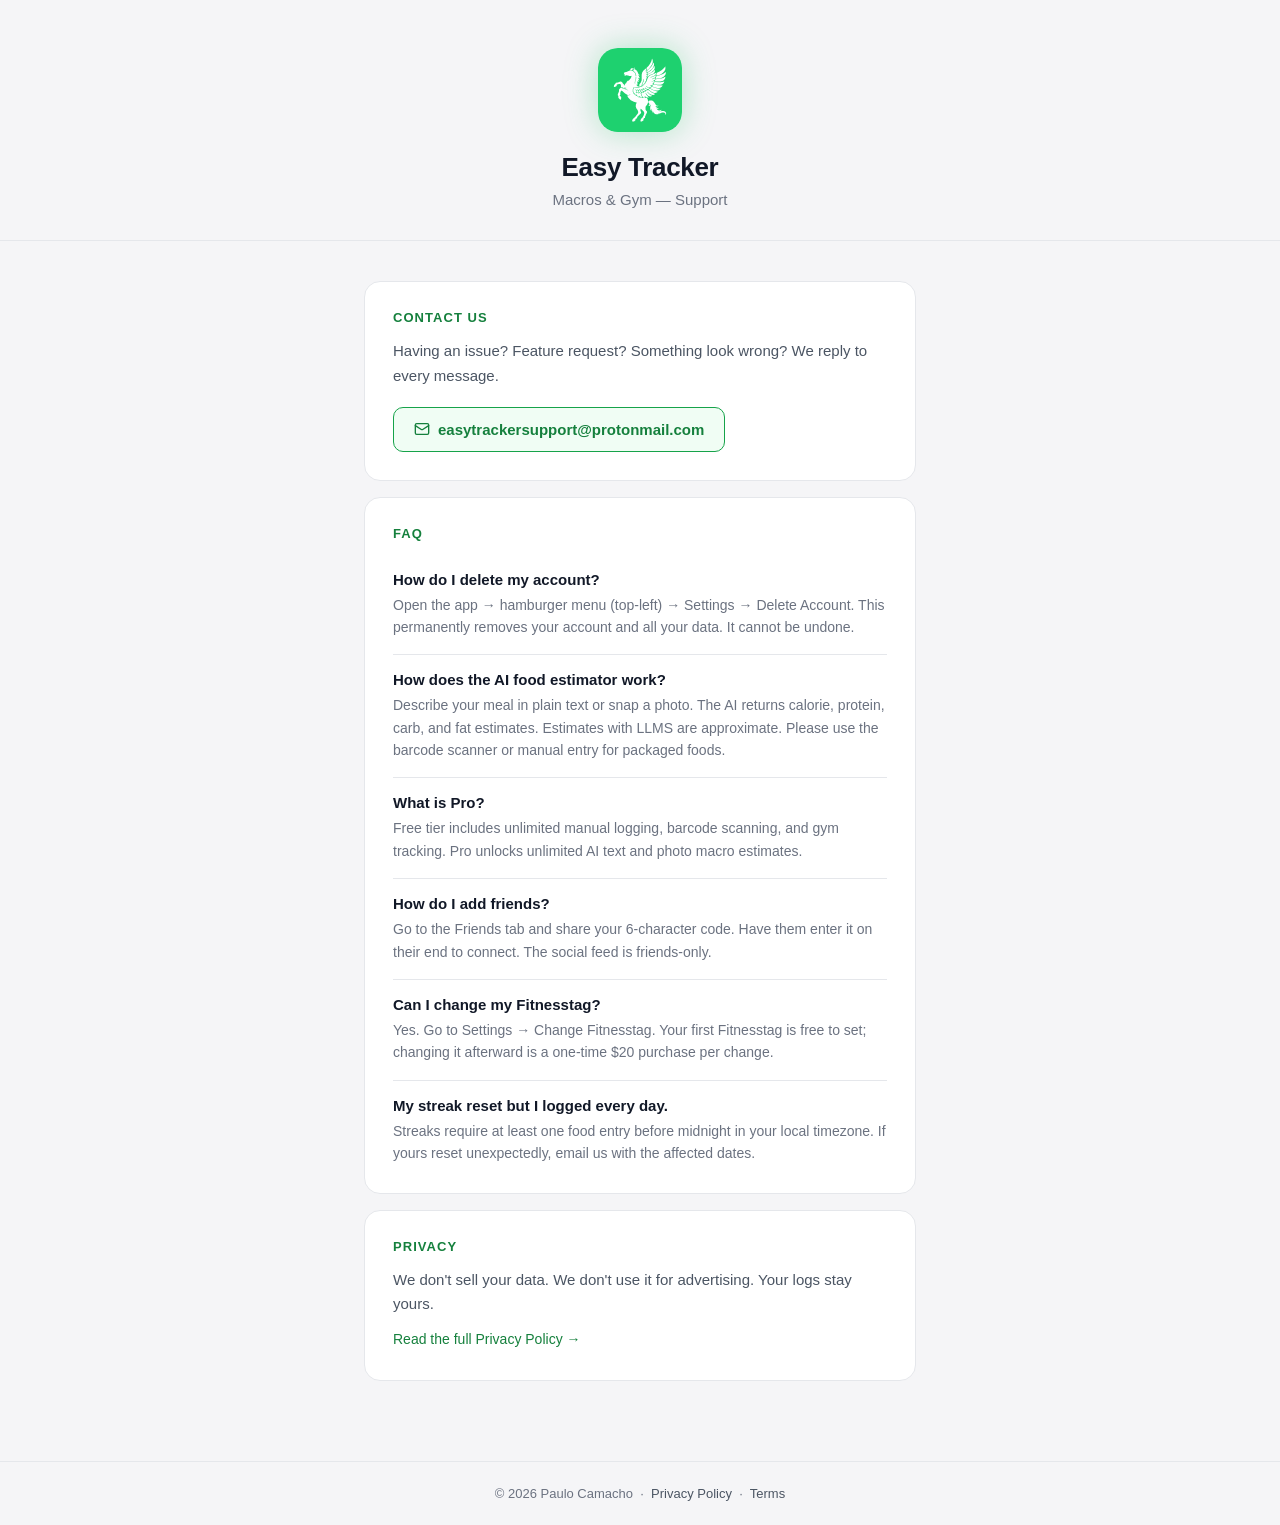
<file: docs/index.html>
<!DOCTYPE html>
<html lang="en">
<head>
  <meta charset="UTF-8" />
  <meta name="viewport" content="width=device-width, initial-scale=1.0" />
  <title>Easy Tracker — Support</title>
  <link rel="icon" type="image/svg+xml" href="favicon.svg" />
  <link rel="icon" type="image/png" href="favicon.png" />
  <link rel="apple-touch-icon" href="apple-touch-icon.png" />
  <link rel="stylesheet" href="style.css" />
</head>
<body>

<header>
  <img class="app-icon" src="icon.svg" alt="Easy Tracker app icon" />
  <h1>Easy Tracker</h1>
  <p>Macros &amp; Gym — Support</p>
</header>

<main class="narrow">

  <div class="card">
    <h2>Contact Us</h2>
    <p>Having an issue? Feature request? Something look wrong? We reply to every message.</p>
    <a class="email-link" href="mailto:easytrackersupport@protonmail.com">
      <svg width="16" height="16" viewBox="0 0 24 24" fill="none" stroke="currentColor" stroke-width="2" stroke-linecap="round" stroke-linejoin="round">
        <rect x="2" y="4" width="20" height="16" rx="2"/>
        <path d="m22 7-8.97 5.7a1.94 1.94 0 0 1-2.06 0L2 7"/>
      </svg>
      easytrackersupport<wbr>@protonmail.com
    </a>
  </div>

  <div class="card">
    <h2>FAQ</h2>

    <div class="faq-item">
      <div class="faq-q">How do I delete my account?</div>
      <div class="faq-a">Open the app → hamburger menu (top-left) → Settings → Delete Account. This permanently removes your account and all your data. It cannot be undone.</div>
    </div>

    <div class="faq-item">
      <div class="faq-q">How does the AI food estimator work?</div>
      <div class="faq-a">Describe your meal in plain text or snap a photo. The AI returns calorie, protein, carb, and fat estimates. Estimates with LLMS are approximate. Please use the barcode scanner or manual entry for packaged foods.</div>
    </div>

    <div class="faq-item">
      <div class="faq-q">What is Pro?</div>
      <div class="faq-a">Free tier includes unlimited manual logging, barcode scanning, and gym tracking. Pro unlocks unlimited AI text and photo macro estimates.</div>
    </div>

    <div class="faq-item">
      <div class="faq-q">How do I add friends?</div>
      <div class="faq-a">Go to the Friends tab and share your 6-character code. Have them enter it on their end to connect. The social feed is friends-only.</div>
    </div>

    <div class="faq-item">
      <div class="faq-q">Can I change my Fitnesstag?</div>
      <div class="faq-a">Yes. Go to Settings &rarr; Change Fitnesstag. Your first Fitnesstag is free to set; changing it afterward is a one-time $20 purchase per change.</div>
    </div>

    <div class="faq-item">
      <div class="faq-q">My streak reset but I logged every day.</div>
      <div class="faq-a">Streaks require at least one food entry before midnight in your local timezone. If yours reset unexpectedly, email us with the affected dates.</div>
    </div>
  </div>

  <div class="card">
    <h2>Privacy</h2>
    <p>We don't sell your data. We don't use it for advertising. Your logs stay yours.</p>
    <p style="margin-top: 10px;">
      <a href="privacy.html" style="color: #15803d; text-decoration: none; font-size: 14px;">Read the full Privacy Policy →</a>
    </p>
  </div>

</main>

<footer>
  &copy; 2026 Paulo Camacho &nbsp;·&nbsp; <a href="privacy.html">Privacy Policy</a> &nbsp;·&nbsp; <a href="terms.html">Terms</a>
</footer>

</body>
</html>
</file>
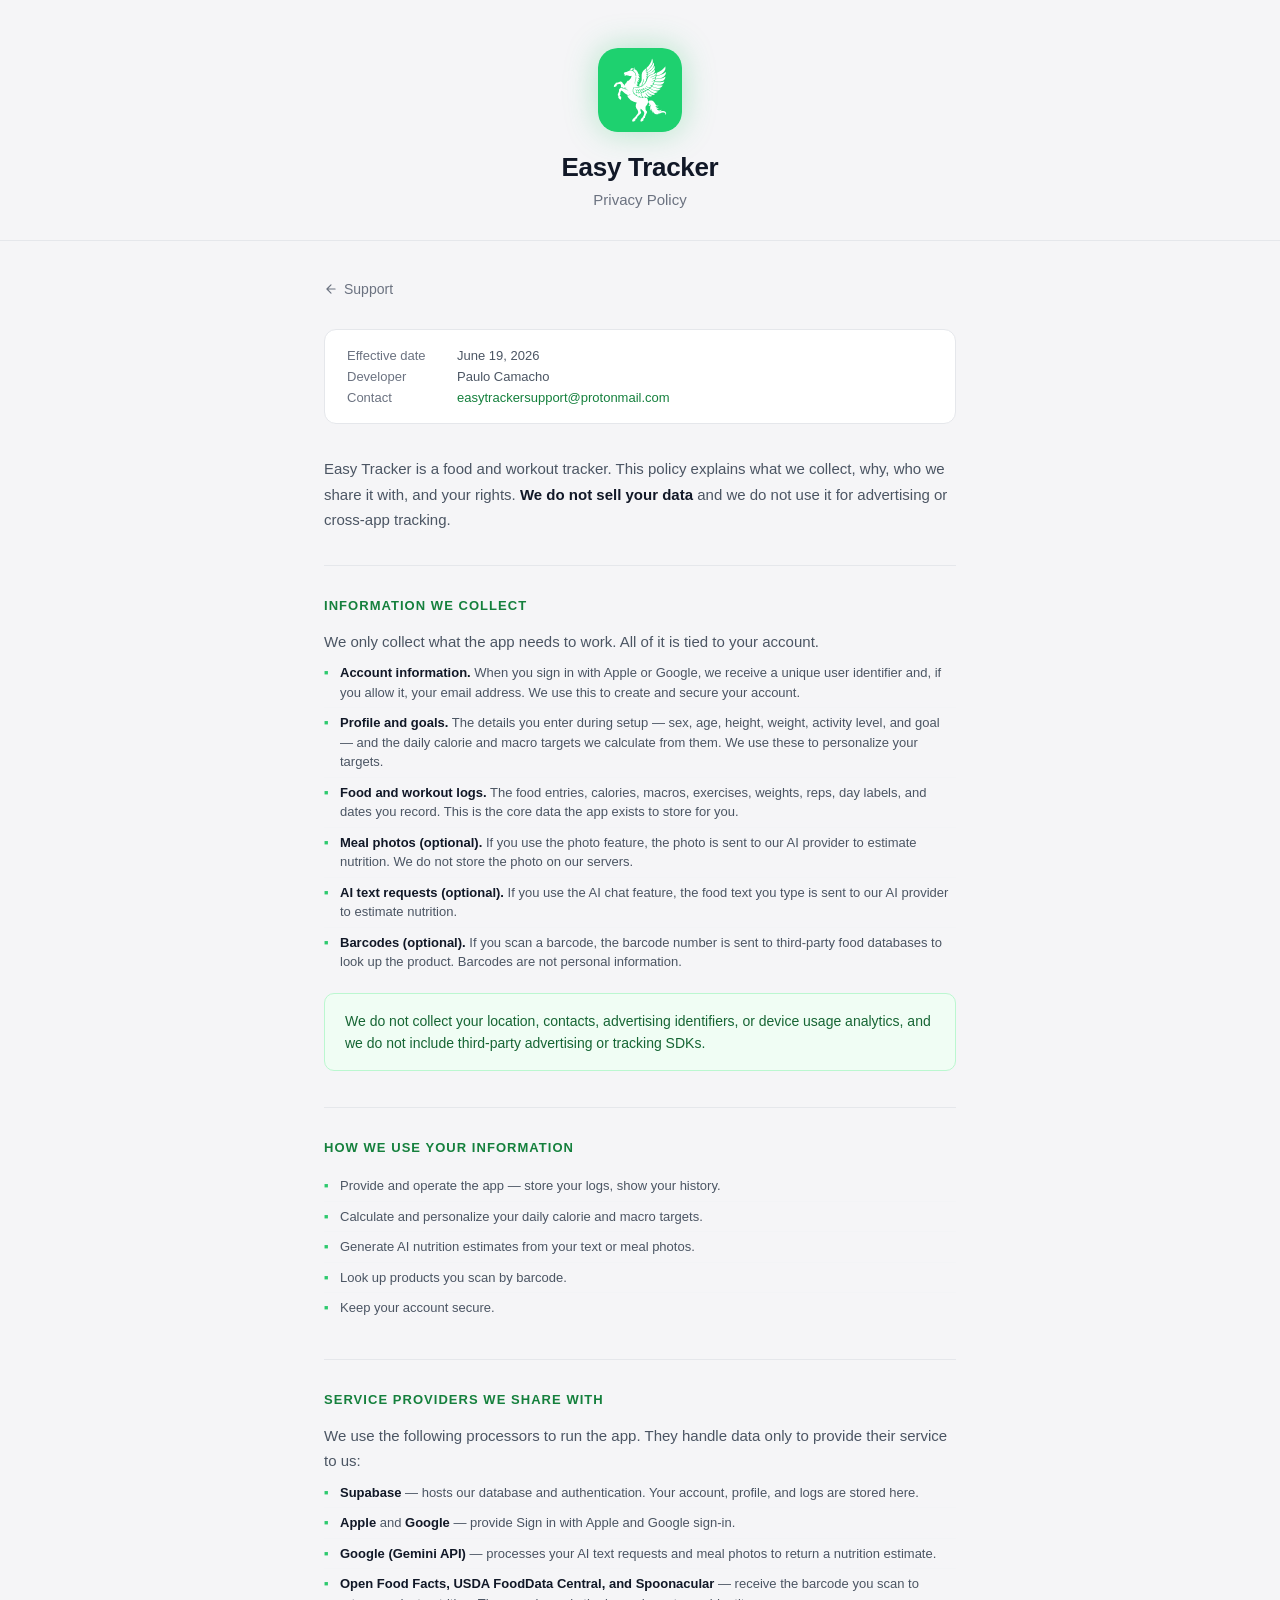
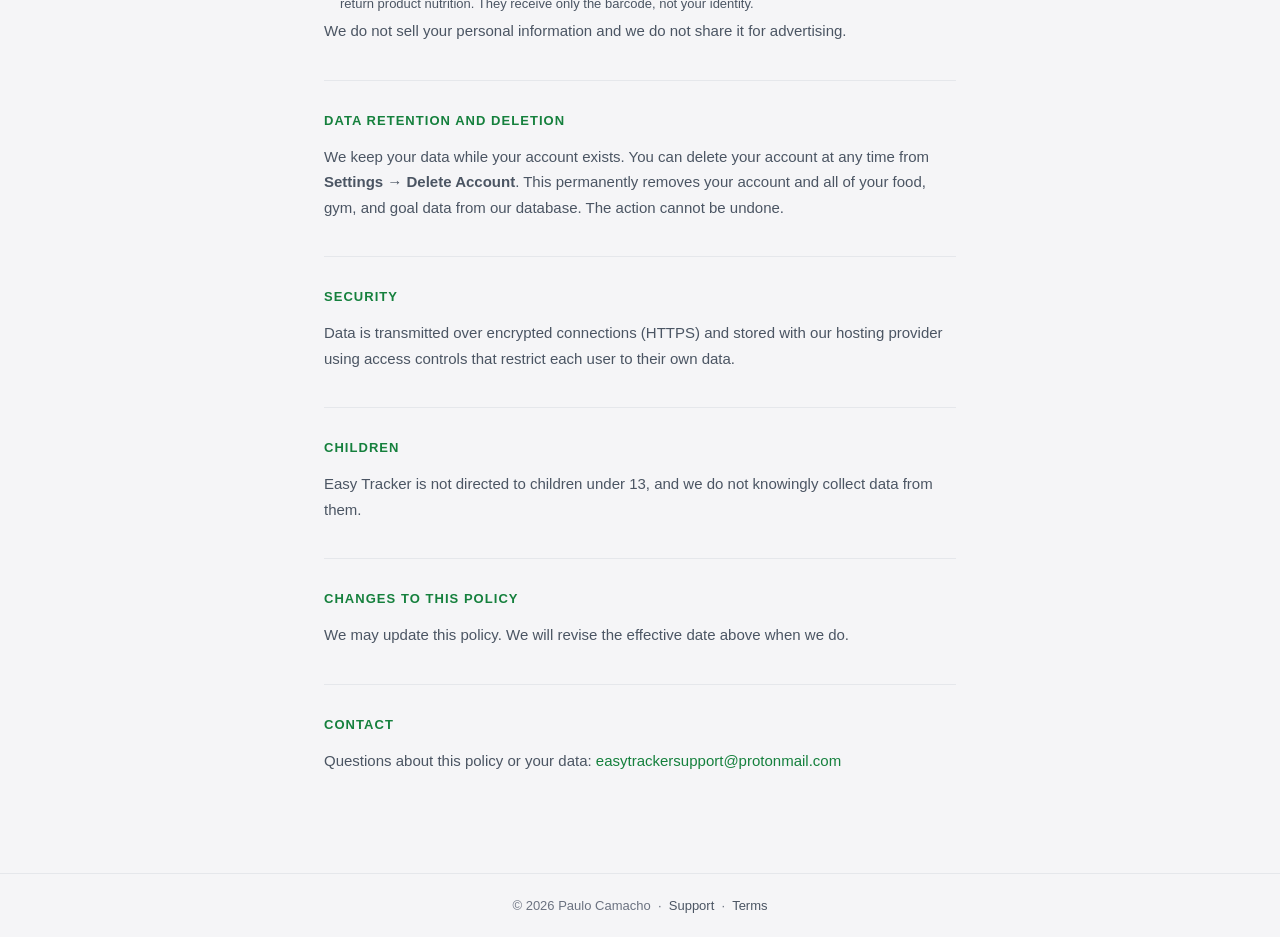
<file: docs/privacy.html>
<!DOCTYPE html>
<html lang="en">
<head>
  <meta charset="UTF-8" />
  <meta name="viewport" content="width=device-width, initial-scale=1.0" />
  <title>Easy Tracker — Privacy Policy</title>
  <link rel="icon" type="image/svg+xml" href="favicon.svg" />
  <link rel="icon" type="image/png" href="favicon.png" />
  <link rel="apple-touch-icon" href="apple-touch-icon.png" />
  <link rel="stylesheet" href="style.css" />
</head>
<body>

<header>
  <img class="app-icon" src="icon.svg" alt="Easy Tracker app icon" />
  <h1>Easy Tracker</h1>
  <p>Privacy Policy</p>
</header>

<main>

  <a class="back-link" href="index.html">
    <svg width="14" height="14" viewBox="0 0 24 24" fill="none" stroke="currentColor" stroke-width="2" stroke-linecap="round" stroke-linejoin="round"><path d="M19 12H5m7-7-7 7 7 7"/></svg>
    Support
  </a>

  <div class="meta">
    <div class="meta-row"><span class="meta-label">Effective date</span><span class="meta-value">June 19, 2026</span></div>
    <div class="meta-row"><span class="meta-label">Developer</span><span class="meta-value">Paulo Camacho</span></div>
    <div class="meta-row"><span class="meta-label">Contact</span><span class="meta-value"><a href="mailto:easytrackersupport@protonmail.com">easytrackersupport<wbr>@protonmail.com</a></span></div>
  </div>

  <p class="intro">
    Easy Tracker is a food and workout tracker. This policy explains what we collect, why,
    who we share it with, and your rights. <strong>We do not sell your data</strong> and
    we do not use it for advertising or cross-app tracking.
  </p>

  <section>
    <h2>Information We Collect</h2>
    <p>We only collect what the app needs to work. All of it is tied to your account.</p>
    <ul>
      <li><strong>Account information.</strong> When you sign in with Apple or Google, we receive a unique user identifier and, if you allow it, your email address. We use this to create and secure your account.</li>
      <li><strong>Profile and goals.</strong> The details you enter during setup — sex, age, height, weight, activity level, and goal — and the daily calorie and macro targets we calculate from them. We use these to personalize your targets.</li>
      <li><strong>Food and workout logs.</strong> The food entries, calories, macros, exercises, weights, reps, day labels, and dates you record. This is the core data the app exists to store for you.</li>
      <li><strong>Meal photos (optional).</strong> If you use the photo feature, the photo is sent to our AI provider to estimate nutrition. We do not store the photo on our servers.</li>
      <li><strong>AI text requests (optional).</strong> If you use the AI chat feature, the food text you type is sent to our AI provider to estimate nutrition.</li>
      <li><strong>Barcodes (optional).</strong> If you scan a barcode, the barcode number is sent to third-party food databases to look up the product. Barcodes are not personal information.</li>
    </ul>
    <div class="highlight-box">
      We do not collect your location, contacts, advertising identifiers, or device usage analytics,
      and we do not include third-party advertising or tracking SDKs.
    </div>
  </section>

  <hr />

  <section>
    <h2>How We Use Your Information</h2>
    <ul>
      <li>Provide and operate the app — store your logs, show your history.</li>
      <li>Calculate and personalize your daily calorie and macro targets.</li>
      <li>Generate AI nutrition estimates from your text or meal photos.</li>
      <li>Look up products you scan by barcode.</li>
      <li>Keep your account secure.</li>
    </ul>
  </section>

  <hr />

  <section>
    <h2>Service Providers We Share With</h2>
    <p>We use the following processors to run the app. They handle data only to provide their service to us:</p>
    <ul>
      <li><strong>Supabase</strong> — hosts our database and authentication. Your account, profile, and logs are stored here.</li>
      <li><strong>Apple</strong> and <strong>Google</strong> — provide Sign in with Apple and Google sign-in.</li>
      <li><strong>Google (Gemini API)</strong> — processes your AI text requests and meal photos to return a nutrition estimate.</li>
      <li><strong>Open Food Facts, USDA FoodData Central, and Spoonacular</strong> — receive the barcode you scan to return product nutrition. They receive only the barcode, not your identity.</li>
    </ul>
    <p>We do not sell your personal information and we do not share it for advertising.</p>
  </section>

  <hr />

  <section>
    <h2>Data Retention and Deletion</h2>
    <p>We keep your data while your account exists. You can delete your account at any time from <strong>Settings → Delete Account</strong>. This permanently removes your account and all of your food, gym, and goal data from our database. The action cannot be undone.</p>
  </section>

  <hr />

  <section>
    <h2>Security</h2>
    <p>Data is transmitted over encrypted connections (HTTPS) and stored with our hosting provider using access controls that restrict each user to their own data.</p>
  </section>

  <hr />

  <section>
    <h2>Children</h2>
    <p>Easy Tracker is not directed to children under 13, and we do not knowingly collect data from them.</p>
  </section>

  <hr />

  <section>
    <h2>Changes to This Policy</h2>
    <p>We may update this policy. We will revise the effective date above when we do.</p>
  </section>

  <hr />

  <section>
    <h2>Contact</h2>
    <p>Questions about this policy or your data: <a href="mailto:easytrackersupport@protonmail.com" style="color: #15803d; text-decoration: none;">easytrackersupport<wbr>@protonmail.com</a></p>
  </section>

</main>

<footer>
  &copy; 2026 Paulo Camacho &nbsp;·&nbsp; <a href="index.html">Support</a> &nbsp;·&nbsp; <a href="terms.html">Terms</a>
</footer>

</body>
</html>
</file>
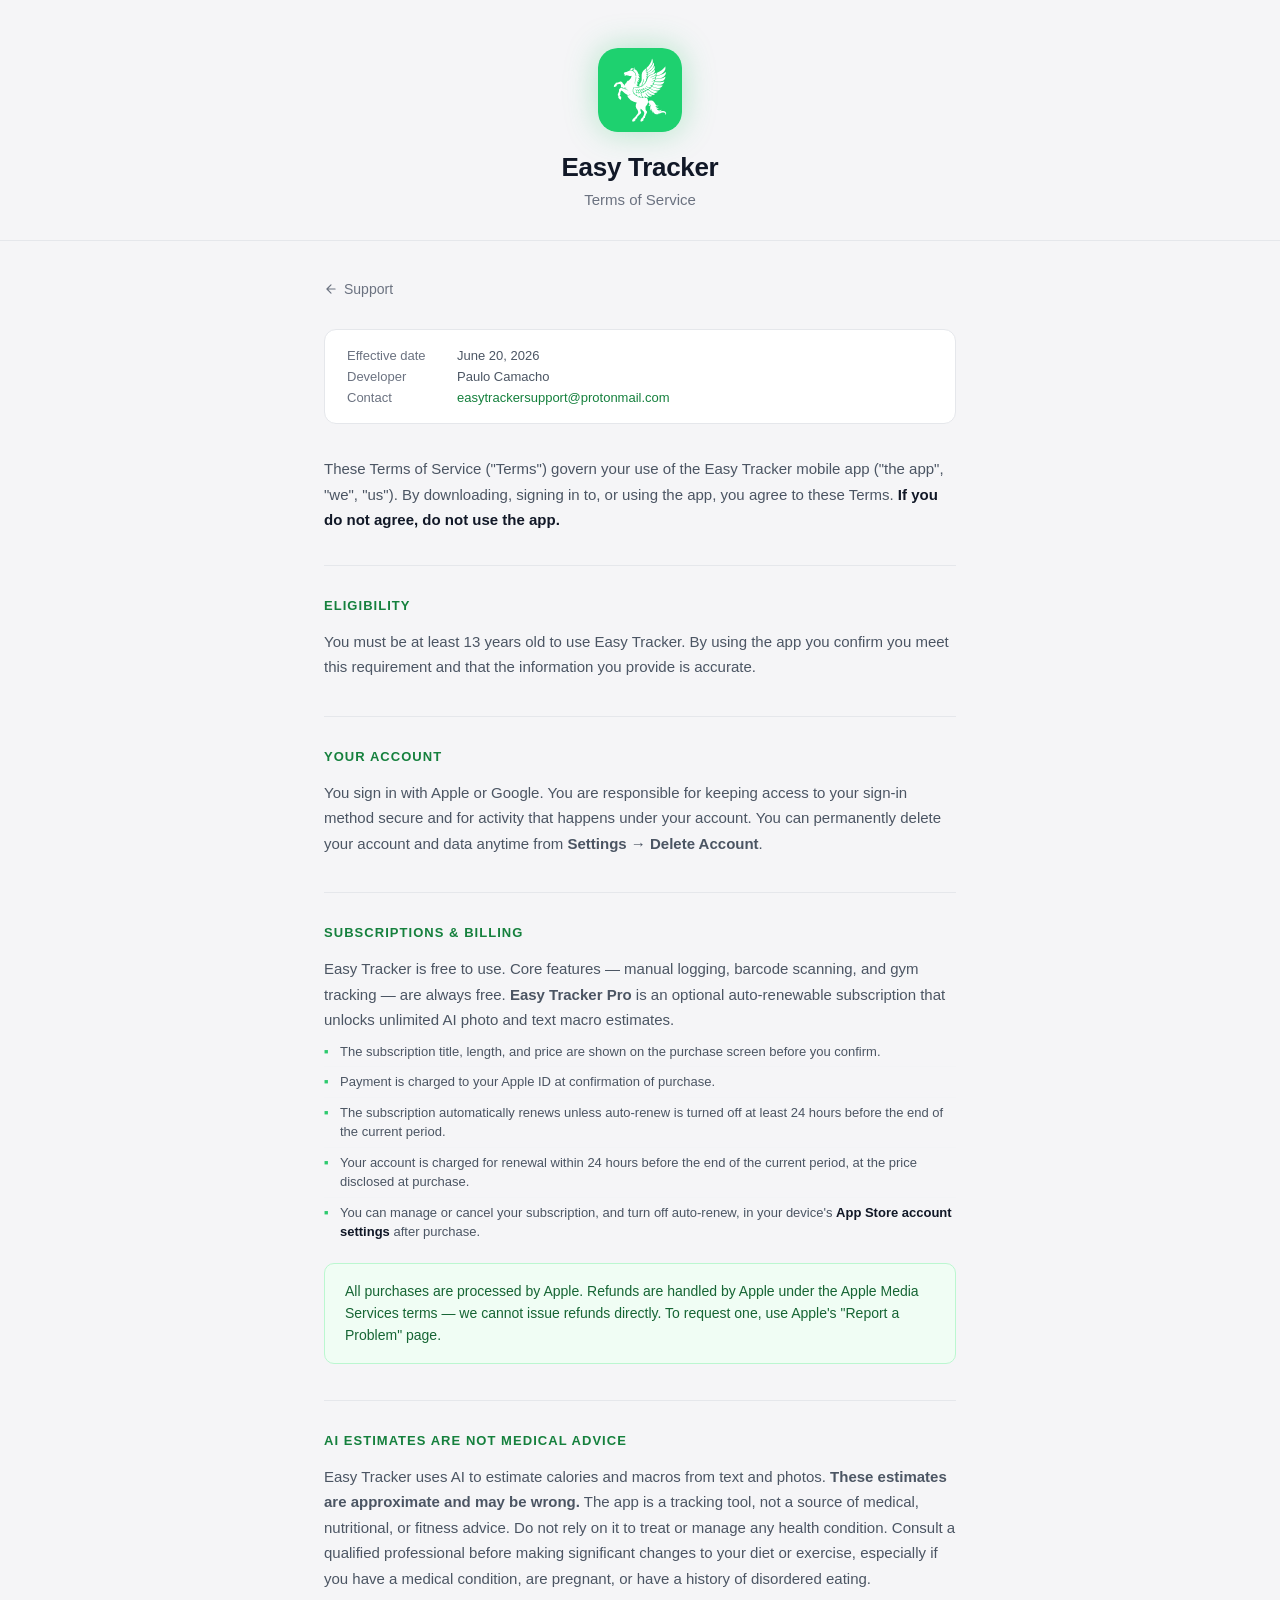
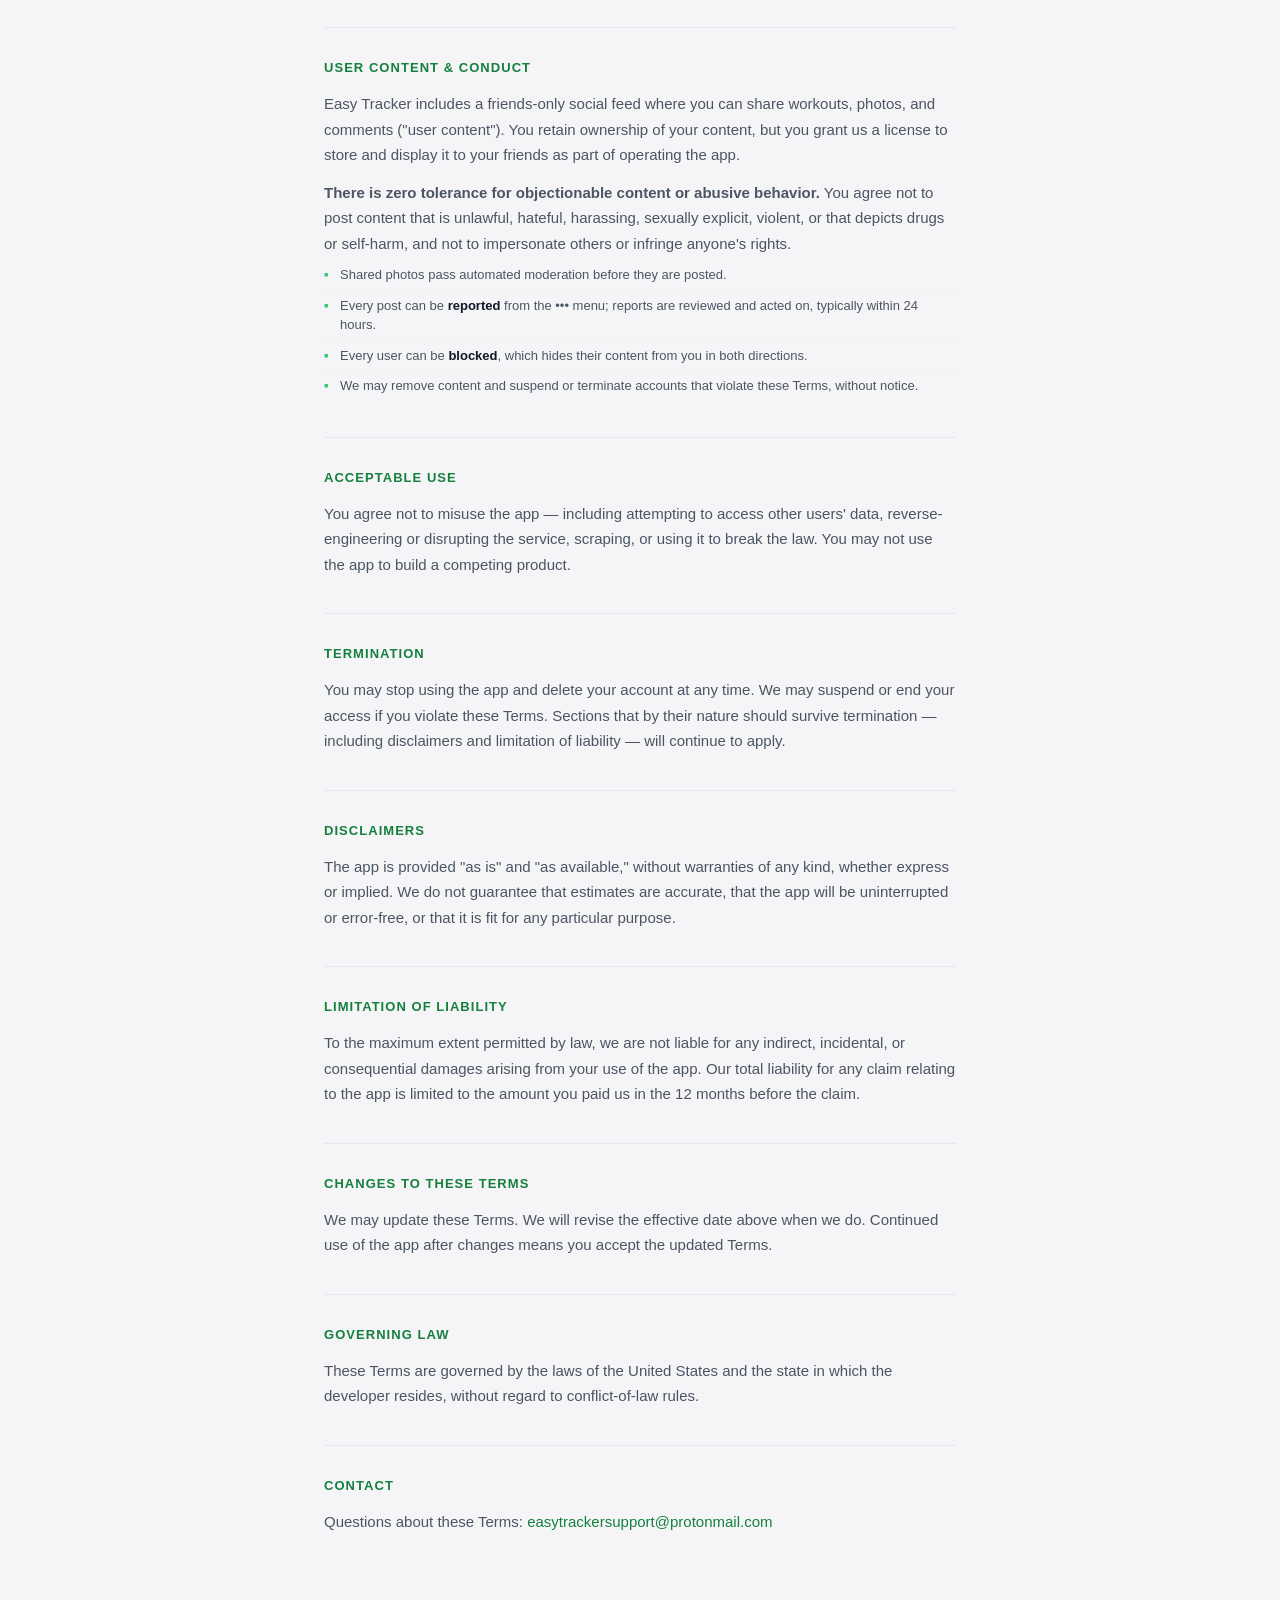
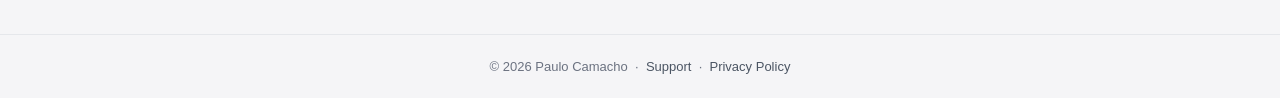
<file: docs/terms.html>
<!DOCTYPE html>
<html lang="en">
<head>
  <meta charset="UTF-8" />
  <meta name="viewport" content="width=device-width, initial-scale=1.0" />
  <title>Easy Tracker — Terms of Service</title>
  <link rel="icon" type="image/svg+xml" href="favicon.svg" />
  <link rel="icon" type="image/png" href="favicon.png" />
  <link rel="apple-touch-icon" href="apple-touch-icon.png" />
  <link rel="stylesheet" href="style.css" />
</head>
<body>

<header>
  <img class="app-icon" src="icon.svg" alt="Easy Tracker app icon" />
  <h1>Easy Tracker</h1>
  <p>Terms of Service</p>
</header>

<main>

  <a class="back-link" href="index.html">
    <svg width="14" height="14" viewBox="0 0 24 24" fill="none" stroke="currentColor" stroke-width="2" stroke-linecap="round" stroke-linejoin="round"><path d="M19 12H5m7-7-7 7 7 7"/></svg>
    Support
  </a>

  <div class="meta">
    <div class="meta-row"><span class="meta-label">Effective date</span><span class="meta-value">June 20, 2026</span></div>
    <div class="meta-row"><span class="meta-label">Developer</span><span class="meta-value">Paulo Camacho</span></div>
    <div class="meta-row"><span class="meta-label">Contact</span><span class="meta-value"><a href="mailto:easytrackersupport@protonmail.com">easytrackersupport<wbr>@protonmail.com</a></span></div>
  </div>

  <p class="intro">
    These Terms of Service ("Terms") govern your use of the Easy Tracker mobile
    app ("the app", "we", "us"). By downloading, signing in to, or using the app,
    you agree to these Terms. <strong>If you do not agree, do not use the app.</strong>
  </p>

  <section>
    <h2>Eligibility</h2>
    <p>You must be at least 13 years old to use Easy Tracker. By using the app you confirm you meet this requirement and that the information you provide is accurate.</p>
  </section>

  <hr />

  <section>
    <h2>Your Account</h2>
    <p>You sign in with Apple or Google. You are responsible for keeping access to your sign-in method secure and for activity that happens under your account. You can permanently delete your account and data anytime from <strong>Settings → Delete Account</strong>.</p>
  </section>

  <hr />

  <section>
    <h2>Subscriptions &amp; Billing</h2>
    <p>Easy Tracker is free to use. Core features — manual logging, barcode scanning, and gym tracking — are always free. <strong>Easy Tracker Pro</strong> is an optional auto-renewable subscription that unlocks unlimited AI photo and text macro estimates.</p>
    <ul>
      <li>The subscription title, length, and price are shown on the purchase screen before you confirm.</li>
      <li>Payment is charged to your Apple ID at confirmation of purchase.</li>
      <li>The subscription automatically renews unless auto-renew is turned off at least 24 hours before the end of the current period.</li>
      <li>Your account is charged for renewal within 24 hours before the end of the current period, at the price disclosed at purchase.</li>
      <li>You can manage or cancel your subscription, and turn off auto-renew, in your device's <strong>App Store account settings</strong> after purchase.</li>
    </ul>
    <div class="highlight-box">
      All purchases are processed by Apple. Refunds are handled by Apple under the
      Apple Media Services terms — we cannot issue refunds directly. To request one,
      use Apple's "Report a Problem" page.
    </div>
  </section>

  <hr />

  <section>
    <h2>AI Estimates Are Not Medical Advice</h2>
    <p>Easy Tracker uses AI to estimate calories and macros from text and photos. <strong>These estimates are approximate and may be wrong.</strong> The app is a tracking tool, not a source of medical, nutritional, or fitness advice. Do not rely on it to treat or manage any health condition. Consult a qualified professional before making significant changes to your diet or exercise, especially if you have a medical condition, are pregnant, or have a history of disordered eating.</p>
  </section>

  <hr />

  <section>
    <h2>User Content &amp; Conduct</h2>
    <p>Easy Tracker includes a friends-only social feed where you can share workouts, photos, and comments ("user content"). You retain ownership of your content, but you grant us a license to store and display it to your friends as part of operating the app.</p>
    <p><strong>There is zero tolerance for objectionable content or abusive behavior.</strong> You agree not to post content that is unlawful, hateful, harassing, sexually explicit, violent, or that depicts drugs or self-harm, and not to impersonate others or infringe anyone's rights.</p>
    <ul>
      <li>Shared photos pass automated moderation before they are posted.</li>
      <li>Every post can be <strong>reported</strong> from the ••• menu; reports are reviewed and acted on, typically within 24 hours.</li>
      <li>Every user can be <strong>blocked</strong>, which hides their content from you in both directions.</li>
      <li>We may remove content and suspend or terminate accounts that violate these Terms, without notice.</li>
    </ul>
  </section>

  <hr />

  <section>
    <h2>Acceptable Use</h2>
    <p>You agree not to misuse the app — including attempting to access other users' data, reverse-engineering or disrupting the service, scraping, or using it to break the law. You may not use the app to build a competing product.</p>
  </section>

  <hr />

  <section>
    <h2>Termination</h2>
    <p>You may stop using the app and delete your account at any time. We may suspend or end your access if you violate these Terms. Sections that by their nature should survive termination — including disclaimers and limitation of liability — will continue to apply.</p>
  </section>

  <hr />

  <section>
    <h2>Disclaimers</h2>
    <p>The app is provided "as is" and "as available," without warranties of any kind, whether express or implied. We do not guarantee that estimates are accurate, that the app will be uninterrupted or error-free, or that it is fit for any particular purpose.</p>
  </section>

  <hr />

  <section>
    <h2>Limitation of Liability</h2>
    <p>To the maximum extent permitted by law, we are not liable for any indirect, incidental, or consequential damages arising from your use of the app. Our total liability for any claim relating to the app is limited to the amount you paid us in the 12 months before the claim.</p>
  </section>

  <hr />

  <section>
    <h2>Changes to These Terms</h2>
    <p>We may update these Terms. We will revise the effective date above when we do. Continued use of the app after changes means you accept the updated Terms.</p>
  </section>

  <hr />

  <section>
    <h2>Governing Law</h2>
    <p>These Terms are governed by the laws of the United States and the state in which the developer resides, without regard to conflict-of-law rules.</p>
  </section>

  <hr />

  <section>
    <h2>Contact</h2>
    <p>Questions about these Terms: <a href="mailto:easytrackersupport@protonmail.com" style="color: #15803d; text-decoration: none;">easytrackersupport<wbr>@protonmail.com</a></p>
  </section>

</main>

<footer>
  &copy; 2026 Paulo Camacho &nbsp;·&nbsp; <a href="index.html">Support</a> &nbsp;·&nbsp; <a href="privacy.html">Privacy Policy</a>
</footer>

</body>
</html>
</file>
<file: docs/style.css>
*, *::before, *::after { box-sizing: border-box; margin: 0; padding: 0; }

body {
  background: #f5f5f7;
  color: #111827;
  font-family: -apple-system, BlinkMacSystemFont, "Segoe UI", Roboto, sans-serif;
  min-height: 100vh;
  display: flex;
  flex-direction: column;
  /* let long words like email addresses wrap instead of overflowing on narrow screens */
  overflow-wrap: anywhere;
}

header {
  padding: 48px 24px 32px;
  text-align: center;
  border-bottom: 1px solid #e5e7eb;
}

.app-icon {
  width: 84px;
  height: 84px;
  border-radius: 20px;
  display: block;
  margin: 0 auto 20px;
  box-shadow: 0 0 32px rgba(45, 201, 110, 0.35);
}

header h1 {
  font-size: 26px;
  font-weight: 700;
  color: #111827;
  letter-spacing: -0.3px;
}

header p {
  margin-top: 8px;
  font-size: 15px;
  color: #6b7280;
}

main {
  max-width: 680px;
  width: 100%;
  margin: 0 auto;
  padding: 40px 24px 64px;
  flex: 1;
}

/* support page uses a narrower column */
main.narrow {
  max-width: 600px;
}

.meta {
  background: #fff;
  border: 1px solid #e5e7eb;
  border-radius: 12px;
  padding: 18px 22px;
  margin-bottom: 32px;
  display: flex;
  flex-direction: column;
  gap: 6px;
}

.meta-row {
  display: flex;
  gap: 10px;
  font-size: 13px;
}

.meta-label {
  color: #6b7280;
  min-width: 100px;
}

.meta-value {
  color: #4b5563;
}

.meta-value a {
  color: #15803d;
  text-decoration: none;
}

.intro {
  font-size: 15px;
  color: #4b5563;
  line-height: 1.7;
  margin-bottom: 32px;
  padding-bottom: 32px;
  border-bottom: 1px solid #e5e7eb;
}

.intro strong {
  color: #111827;
}

section {
  margin-bottom: 36px;
}

section h2 {
  font-size: 13px;
  font-weight: 600;
  text-transform: uppercase;
  letter-spacing: 0.08em;
  color: #15803d;
  margin-bottom: 16px;
}

section p {
  font-size: 15px;
  color: #4b5563;
  line-height: 1.7;
}

section p + p {
  margin-top: 12px;
}

ul {
  list-style: none;
  margin-top: 4px;
}

ul li {
  padding: 5px 0 5px 16px;
  border-bottom: 1px solid #f3f4f6;
  font-size: 13px;
  color: #4b5563;
  line-height: 1.5;
  position: relative;
}

ul li::before {
  content: "■";
  position: absolute;
  left: 0;
  color: #2dc96e;
  font-size: 7px;
  line-height: 20px;
}

ul li:last-child {
  border-bottom: none;
}

ul li strong {
  color: #111827;
  font-weight: 600;
}

.highlight-box {
  background: #f0fdf4;
  border: 1px solid #bbf7d0;
  border-radius: 10px;
  padding: 16px 20px;
  margin-top: 16px;
  font-size: 14px;
  color: #166534;
  line-height: 1.6;
}

.back-link {
  display: inline-flex;
  align-items: center;
  gap: 6px;
  color: #6b7280;
  font-size: 14px;
  text-decoration: none;
  margin-bottom: 32px;
}

.back-link:hover { color: #15803d; }

footer {
  text-align: center;
  padding: 24px;
  border-top: 1px solid #e5e7eb;
  font-size: 13px;
  color: #6b7280;
}

footer a {
  color: #4b5563;
  text-decoration: none;
}

footer a:hover { color: #15803d; }

hr {
  border: none;
  border-top: 1px solid #e5e7eb;
  margin: 8px 0 32px;
}

/* support page */

.card {
  background: #fff;
  border: 1px solid #e5e7eb;
  border-radius: 16px;
  padding: 28px;
  margin-bottom: 16px;
}

.card h2 {
  font-size: 13px;
  font-weight: 600;
  text-transform: uppercase;
  letter-spacing: 0.08em;
  color: #15803d;
  margin-bottom: 14px;
}

.card p {
  font-size: 15px;
  color: #4b5563;
  line-height: 1.65;
}

.card p + p {
  margin-top: 10px;
}

.email-link {
  display: inline-flex;
  align-items: center;
  gap: 8px;
  margin-top: 18px;
  padding: 13px 20px;
  background: #f0fdf4;
  border: 1px solid #16a34a;
  border-radius: 10px;
  color: #15803d;
  font-size: 15px;
  font-weight: 600;
  text-decoration: none;
  transition: background 0.15s;
  max-width: 100%;
}

.email-link svg {
  flex-shrink: 0;
}

.email-link:hover {
  background: #dcfce7;
}

.faq-item {
  padding: 16px 0;
  border-bottom: 1px solid #e5e7eb;
}

.faq-item:last-child {
  border-bottom: none;
  padding-bottom: 0;
}

.faq-item:first-child {
  padding-top: 0;
}

.faq-q {
  font-size: 15px;
  font-weight: 600;
  color: #111827;
  margin-bottom: 6px;
}

.faq-a {
  font-size: 14px;
  color: #6b7280;
  line-height: 1.6;
}

/* phones */
@media (max-width: 480px) {
  main {
    padding: 28px 16px 48px;
  }

  .card {
    padding: 22px 20px;
  }

  .meta-row {
    flex-direction: column;
    gap: 0;
  }

  .meta-row + .meta-row {
    margin-top: 6px;
  }
}
</file>
